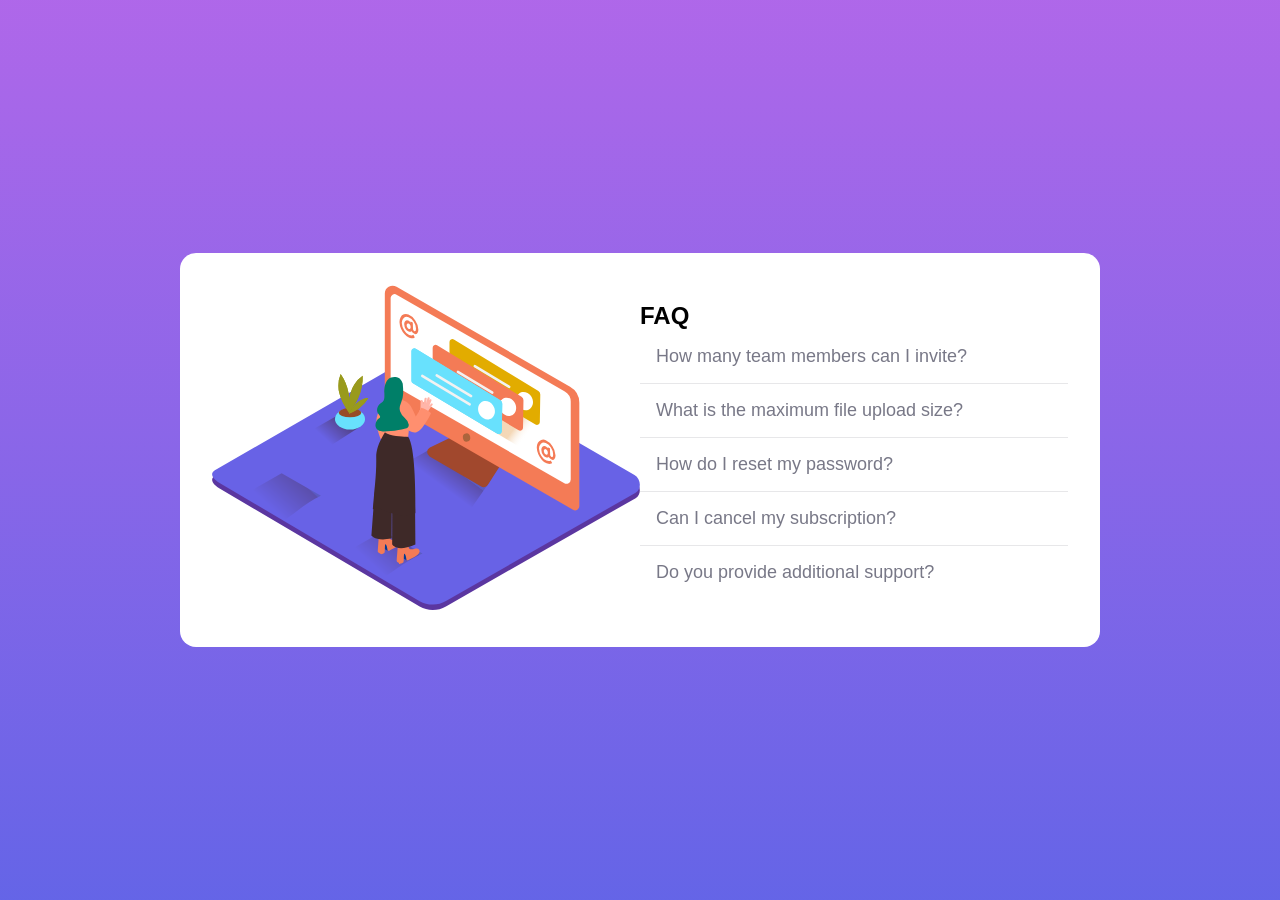
<file: faq-accordion-card-main/index.html>
<!DOCTYPE html>
<html lang="en">
  <head>
    <meta charset="UTF-8" />
    <meta name="viewport" content="width=device-width, initial-scale=1.0" />
    <!-- displays site properly based on user's device -->
    <link
      rel="icon"
      type="image/png"
      sizes="32x32"
      href="./images/favicon-32x32.png"
    />
    <title>Frontend Mentor | FAQ Accordion Card</title>
    <!-- Feel free to remove these styles or customise in your own stylesheet 👍 -->
    <link rel="stylesheet" href="./style.css" />
  </head>
  <body>
    <main>
      <article id="faq">
        <figure id="illustration">
          <img src="./images/illustration-woman-online-desktop.svg" alt="" />
        </figure>
        <section class="faq-section">
          <h2 class="faq-title">FAQ</h2>
          <dl id="accordion"></dl>
        </section>
      </article>
    </main>
    <script src="./script.js"></script>
  </body>
</html>
</file>
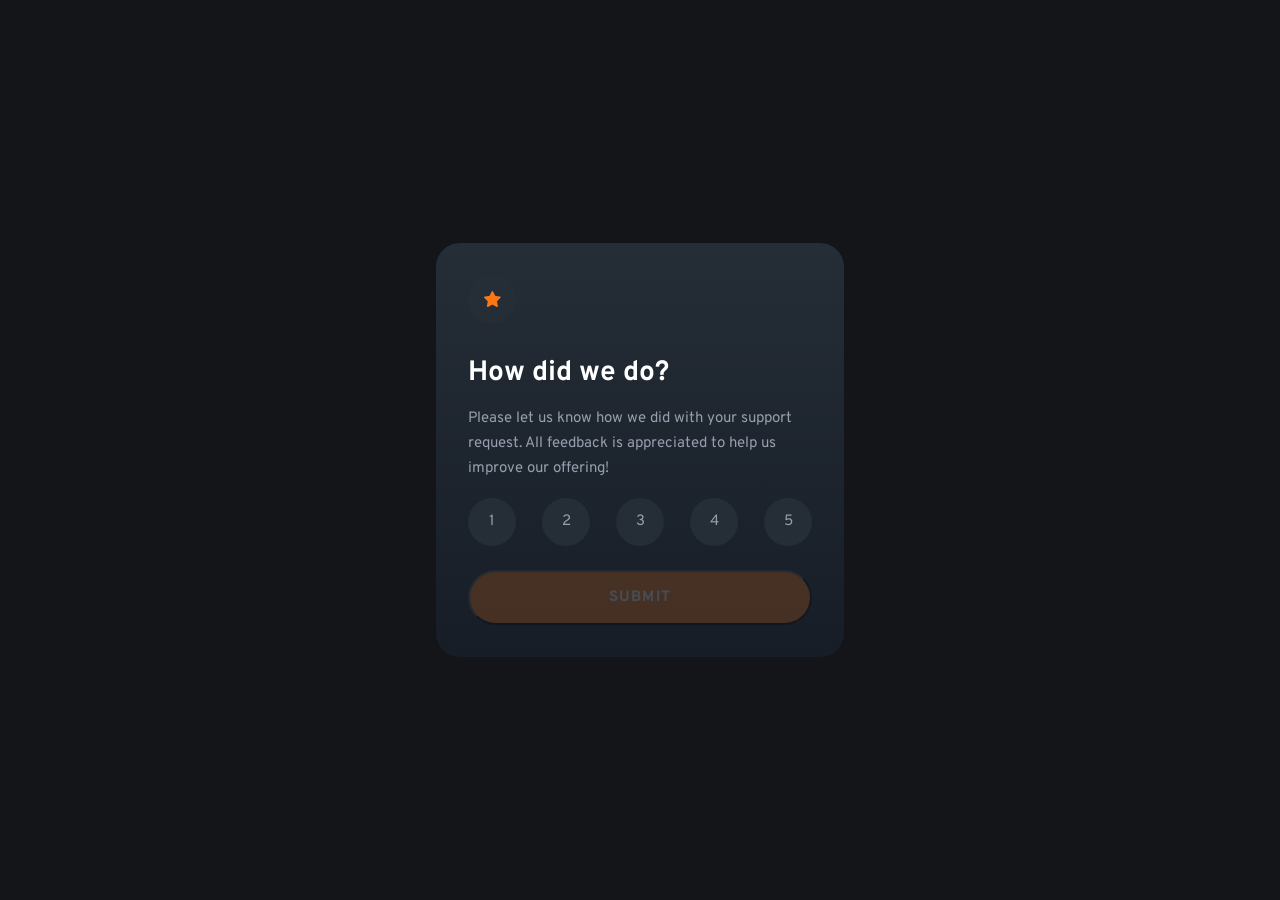
<file: interactive-rating-component-main/index.html>
<!DOCTYPE html>
<html lang="en">
  <head>
    <meta charset="UTF-8" />
    <meta name="viewport" content="width=device-width, initial-scale=1.0" />
    <!-- displays site properly based on user's device -->
    <link
      rel="icon"
      type="image/png"
      sizes="32x32"
      href="./images/favicon-32x32.png"
    />
    <link rel="stylesheet" href="./style.css" />
    <title>Frontend Mentor | Interactive rating component</title>
  </head>
  <body>
    <main>
      <!-- Rating state start -->
      <div class="card active" id="rating">
        <div class="card-body">
          <span class="icon icon-star"
            ><img src="./images/icon-star.svg" alt="별 아이콘"
          /></span>
          <h1 class="title">How did we do?</h1>
          <p>
            Please let us know how we did with your support request. All
            feedback is appreciated to help us improve our offering!
          </p>
          <div class="rating-score-btns">
            <div class="rating-score-btn">
              <input
                type="radio"
                id="rating_score_1"
                name="rating_score"
                value="1"
              />
              <label for="rating_score_1">1</label>
            </div>
            <div class="rating-score-btn">
              <input
                type="radio"
                id="rating_score_2"
                name="rating_score"
                value="2"
              />
              <label for="rating_score_2">2</label>
            </div>
            <div class="rating-score-btn">
              <input
                type="radio"
                id="rating_score_3"
                name="rating_score"
                value="3"
              />
              <label for="rating_score_3">3</label>
            </div>
            <div class="rating-score-btn">
              <input
                type="radio"
                id="rating_score_4"
                name="rating_score"
                value="4"
              />
              <label for="rating_score_4">4</label>
            </div>
            <div class="rating-score-btn">
              <input
                type="radio"
                id="rating_score_5"
                name="rating_score"
                value="5"
              />
              <label for="rating_score_5">5</label>
            </div>
          </div>
          <div class="btn-wrap">
            <button type="submit" id="rating-submit-btn" class="disabled">Submit</button>
          </div>
        </div>
      </div>
      <!-- Rating state end -->
      <!-- Thank you state start -->
      <div class="card" id="rating-result">
        <div class="card-body">
          <div class="illustration"></div>
            <img
              src="./images/illustration-thank-you.svg"
              alt="일러스트 이미지"
            />
          </div>
          <!-- Add rating here -->
          <p class="selected-score-label">
            You selected <span id="selected-score">0</span> out of 5
          </p>
          <h1 class="title">Thank you!</h1>
          <p>
            We appreciate you taking the time to give a rating. If you ever need
            more support, don’t hesitate to get in touch!
          </p>
        </div>
      </div>
      <!-- Thank you state end -->
    </main>
    <script src="./script.js"></script>
  </body>
</html>
</file>
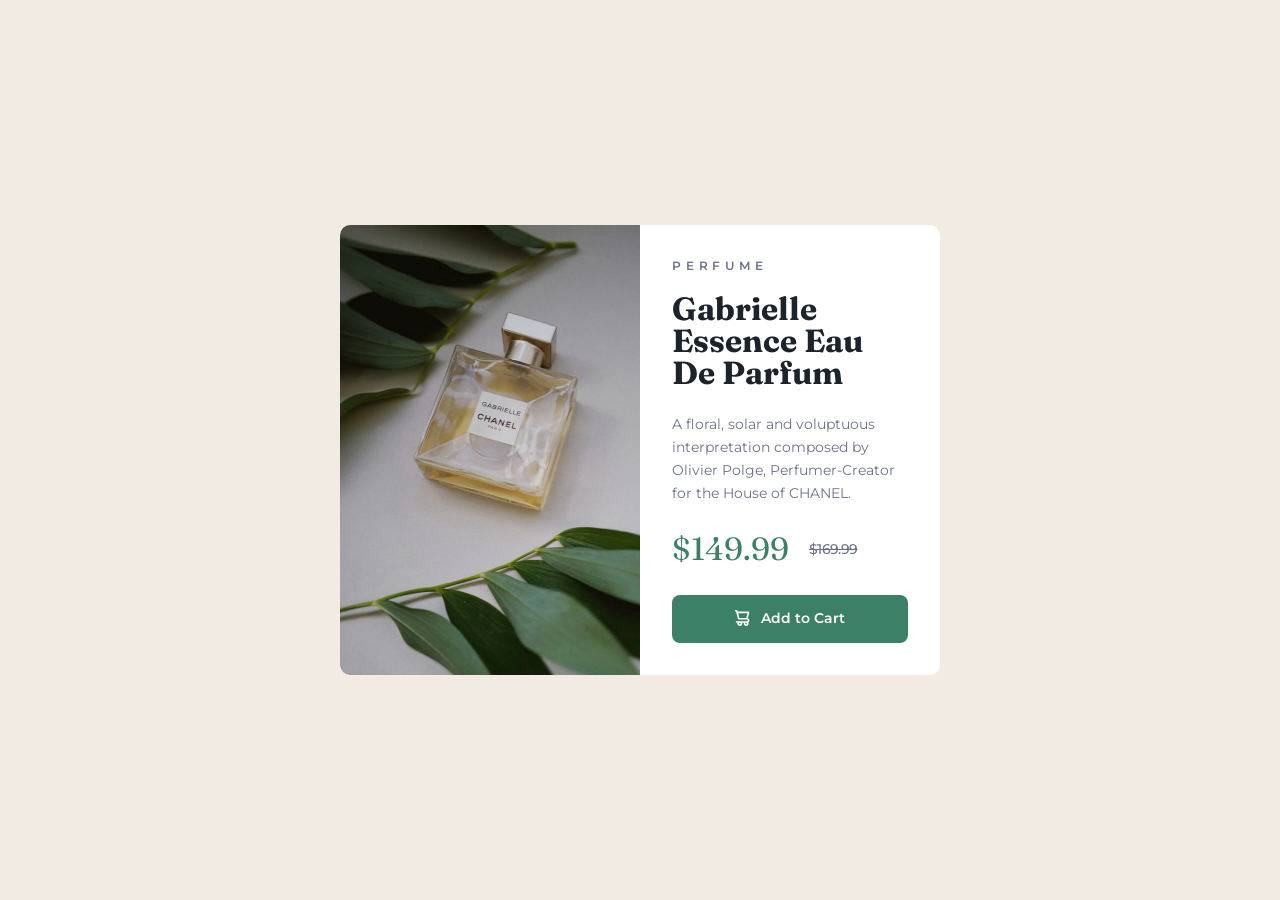
<file: product-preview-card-component-main/index.html>
<!DOCTYPE html>
<html lang="en">
  <head>
    <meta charset="UTF-8" />
    <meta name="viewport" content="width=device-width, initial-scale=1.0" />
    <!-- displays site properly based on user's device -->
    <link
      rel="icon"
      type="image/png"
      sizes="32x32"
      href="./images/favicon-32x32.png"
    />

    <title>Frontend Mentor | Product preview card component</title>
    <link rel="stylesheet" href="./style.css" />
  </head>
  <body>
    <main role="main" class="product__container">
      <div class="product__item">
        <picture class="product__img">
          <source
            media="(max-width: 767.99px)"
            srcset="./images/image-product-mobile.jpg"
          />
          <img
            src="./images/image-product-desktop.jpg"
            alt="Gabrielle Essence Eau De Parfum"
          />
        </picture>
        <div class="product__info">
          <span class="product__info__category">Perfume</span>
          <h1 class="product__info__title">Gabrielle Essence Eau De Parfum</h1>
          <p class="product__info__desc">
            A floral, solar and voluptuous interpretation composed by Olivier
            Polge, Perfumer-Creator for the House of CHANEL.
          </p>
          <div class="product__info__price">
            <span class="product__info__price__original">$169.99</span>
            <span class="product__info__price__discount">$149.99</span>
          </div>
          <div class="product__info__btns">
            <button class="btn__primary btn__cart">
              <span>Add to Cart</span>
            </button>
          </div>
        </div>
      </div>
      <!-- <div class="attribution">
        Challenge by
        <a href="https://www.frontendmentor.io?ref=challenge" target="_blank"
          >Frontend Mentor</a
        >. Coded by <a href="#">Your Name Here</a>.
      </div> -->
    </main>
  </body>
</html>
</file>
<file: faq-accordion-card-main/style.css>
@import url("https://fonts.googleapis.com/css2?family=Kumbh+Sans:wght@400;700&display=swap");
/* minireset */
blockquote,
body,
dd,
dl,
dt,
fieldset,
figure,
h1,
h2,
h3,
h4,
h5,
h6,
hr,
html,
iframe,
legend,
li,
ol,
p,
pre,
textarea,
ul {
  margin: 0;
  padding: 0;
}

h1,
h2,
h3,
h4,
h5,
h6 {
  font-size: 100%;
  font-weight: 400;
}

ul {
  list-style: none;
}

button,
input,
select {
  margin: 0;
}

html {
  box-sizing: border-box;
}

img,
video {
  height: auto;
  max-width: 100%;
}

iframe {
  border: 0;
}

table {
  border-collapse: collapse;
  border-spacing: 0;
}

td,
th {
  padding: 0;
}

*,
::before,
::after {
  box-sizing: border-box;
  margin: 0;
  padding: 0;
  font-family: inherit;
  border: 0;
}

:root {
  --font-size-lg: 24px;
  --font-size-md: 18px;
  --font-size-sm: 14px;
  --font-size-xs: 12px;
  --font-weight-normal: 400;
  --font-weight-bold: 700;
  --color-soft-red: hsl(14, 88%, 65%);
  --color-light-grayish-blue: hsl(240, 5%, 91%);
  --color-grayish-blue: hsl(240, 6%, 50%);
  --color-dark-grayish-blue: hsl(237, 12%, 33%);
  --color-border: hsl(240, 5%, 91%);
}

body {
  background-color: hsl(273deg, 75%, 66%);
  background: linear-gradient(180deg, hsl(273deg, 75%, 66%) 0%, hsl(240deg, 73%, 65%) 100%);
  font-family: "Kumbh+Sans", sans-serif;
  font-size: var(--font-size-md);
}

main {
  display: flex;
  align-items: center;
  justify-content: center;
  min-height: 100vh;
  padding: 1rem;
}

#faq {
  background: white;
  border-radius: 1rem;
  padding: 2rem;
  display: flex;
  align-items: center;
  justify-content: center;
  width: 100%;
  max-width: 920px;
  flex-wrap: wrap;
}
#faq > * {
  flex: 1 0 auto;
  width: 50%;
}
#faq .faq-section .faq-title {
  font-size: var(--font-size-lg);
  font-weight: var(--font-weight-bold);
}

#illustration img {
  max-width: 100%;
}

#accordion > * + * {
  border-top: 1px solid var(--color-border);
}
#accordion dt button {
  background: transparent;
  font-size: var(--font-size-md);
  color: var(--color-grayish-blue);
  padding: 1rem;
  cursor: pointer;
  text-align: left;
}
#accordion dt:hover button {
  color: var(--color-soft-red);
}
#accordion dt.active button {
  color: var(--color-dark-grayish-blue);
  font-weight: var(--font-weight-bold);
}
#accordion dt.active + dd {
  display: block;
}
#accordion dd {
  font-size: var(--font-size-md);
  color: var(--color-grayish-blue);
  padding: 1rem;
  display: none;
}

/*# sourceMappingURL=style.css.map */
</file>
<file: interactive-rating-component-main/style.css>
@import url("https://fonts.googleapis.com/css2?family=Overpass:wght@400;700&display=swap");
/* minireset */
blockquote,
body,
dd,
dl,
dt,
fieldset,
figure,
h1,
h2,
h3,
h4,
h5,
h6,
hr,
html,
iframe,
legend,
li,
ol,
p,
pre,
textarea,
ul {
  margin: 0;
  padding: 0;
}

h1,
h2,
h3,
h4,
h5,
h6 {
  font-size: 100%;
  font-weight: 400;
}

ul {
  list-style: none;
}

button,
input,
select {
  margin: 0;
}

html {
  box-sizing: border-box;
}

img,
video {
  height: auto;
  max-width: 100%;
}

iframe {
  border: 0;
}

table {
  border-collapse: collapse;
  border-spacing: 0;
}

td,
th {
  padding: 0;
}

*,
::before,
::after {
  box-sizing: border-box;
  margin: 0;
  padding: 0;
  font-family: inherit;
}

:root {
  --font-size-lg: 28px;
  --font-size-md: 15px;
  --font-size-sm: 14px;
  --font-size-xs: 12px;
  --font-weight-normal: 400;
  --font-weight-bold: 700;
  --color-primary: hsl(25, 97%, 53%);
  --color-white: hsl(0, 0%, 100%);
  --color-light-gray: hsl(217, 12%, 63%);
  --color-medium-gray: hsl(216, 12%, 54%);
  --color-dark-blue: hsl(213, 19%, 18%);
  --color-deep-dark-blue: hsl(215, 27%, 12%);
}

body {
  background-color: #141519;
  font-family: "Overpass", sans-serif;
  font-size: var(--font-size-md);
}

main {
  display: flex;
  align-items: center;
  justify-content: center;
  min-height: 100vh;
  padding: 1rem;
}

.card {
  display: none;
  width: 408px;
  max-width: 100%;
  min-height: 412px;
  border-radius: 1.5rem;
  padding: 2rem;
  background: rgb(35, 42, 50);
  background: linear-gradient(180deg, var(--color-dark-blue) 0%, var(--color-deep-dark-blue) 100%);
  color: var(--color-light-gray);
}
.card.active {
  display: block;
}
.card .icon-star {
  display: flex;
  align-items: center;
  justify-content: center;
  width: 3rem;
  height: 3rem;
  border-radius: 50%;
  background-color: var(--color-dark-blue);
}
.card .icon-star image {
  width: 1rem;
  height: 1rem;
}
.card h1.title {
  font-size: var(--font-size-lg);
  font-weight: var(--font-weight-bold);
  color: var(--color-white);
  margin: 2rem 0 1rem;
}
.card p {
  margin: 1rem 0;
  line-height: 1.65;
}
.card .btn-wrap {
  margin: 1.5rem 0 0;
}
.card .btn-wrap #rating-submit-btn {
  display: block;
  width: 100%;
  background-color: var(--color-primary);
  color: var(--color-white);
  padding: 1rem 0.5rem;
  border-radius: 2.5rem;
  text-transform: uppercase;
  font-size: var(--font-size-md);
  font-weight: var(--font-weight-bold);
  letter-spacing: 0.08rem;
  cursor: pointer;
}
.card .btn-wrap #rating-submit-btn:hover:not(.disabled) {
  background-color: var(--color-white);
  color: var(--color-primary);
}
.card .btn-wrap #rating-submit-btn.disabled {
  opacity: 0.2;
  cursor: default;
}

.rating-score-btns {
  display: flex;
  align-items: center;
  justify-content: space-between;
  margin: 1rem 0;
}
.rating-score-btns .rating-score-btn {
  display: inline-flex;
}
.rating-score-btns .rating-score-btn input[type=radio] {
  width: 0;
  height: 0;
  overflow: hidden;
  visibility: hidden;
}
.rating-score-btns .rating-score-btn input[type=radio] + label {
  display: inline-flex;
  align-items: center;
  justify-content: center;
  width: 3rem;
  height: 3rem;
  border-radius: 50%;
  background-color: var(--color-dark-blue);
  color: var(--color-light-gray);
  cursor: pointer;
}
.rating-score-btns .rating-score-btn.active input[type=radio] + label {
  background-color: var(--color-medium-gray);
  color: var(--color-deep-dark-blue);
}
.rating-score-btns .rating-score-btn:hover:not(.active) input[type=radio] + label {
  background-color: var(--color-primary);
  color: var(--color-white);
}

.card#rating-result {
  text-align: center;
}
.card#rating-result .illustration {
  display: block;
  margin: 0.5rem 0;
}
.card#rating-result .illustration img {
  width: 170px;
}
.card#rating-result .selected-score-label {
  display: inline-block;
  padding: 0.5rem 1rem;
  margin: 1.5rem 0 1rem;
  background-color: var(--color-dark-blue);
  border-radius: 2.5rem;
  line-height: 1;
}
.card#rating-result h1 {
  margin: 1rem 0;
}

/*# sourceMappingURL=style.css.map */
</file>
<file: product-preview-card-component-main/style.css>
/* font */
@import url("https://fonts.googleapis.com/css2?family=Fraunces:opsz,wght@9..144,700&family=Montserrat:wght@500;600;700&display=swap");
/* minireset */
blockquote,
body,
dd,
dl,
dt,
fieldset,
figure,
h1,
h2,
h3,
h4,
h5,
h6,
hr,
html,
iframe,
legend,
li,
ol,
p,
pre,
textarea,
ul {
  margin: 0;
  padding: 0;
}

h1,
h2,
h3,
h4,
h5,
h6 {
  font-size: 100%;
  font-weight: 400;
}

ul {
  list-style: none;
}

button,
input,
select {
  margin: 0;
}

html {
  box-sizing: border-box;
}

img,
video {
  height: auto;
  max-width: 100%;
}

iframe {
  border: 0;
}

table {
  border-collapse: collapse;
  border-spacing: 0;
}

td,
th {
  padding: 0;
}

*,
::before,
::after {
  box-sizing: border-box;
  margin: 0;
  padding: 0;
  font-family: inherit;
}

:root {
  --font-family-point: "Fraunces", sans-serif;
  --font-default-color: hsl(228, 12%, 48%);
  --font-size-lg: 32px;
  --font-size-md: 16px;
  --font-size-sm: 14px;
  --font-size-xs: 12px;
  --font-weight-medium: 500;
  --font-weight-semi: 600;
  --font-weight-bold: 700;
  --btn-primary: hsl(158, 36%, 37%);
  --btn-primary-hover: #1a4031;
}

body {
  background-color: hsl(30deg, 38%, 92%);
  font-family: "Montserrat", sans-serif;
}

/* custom css */
.product__container {
  display: flex;
  justify-content: center;
  align-items: center;
  height: 100vh;
  padding: 1rem;
}
.product__container .product__item {
  width: 100%;
  max-width: 600px;
  border-radius: 0.65rem;
  overflow: hidden;
}
.product__container .product__item .product__img {
  display: block;
  position: relative;
  overflow: hidden;
  cursor: pointer;
}
.product__container .product__item .product__img:after {
  display: block;
  content: "";
  position: absolute;
  left: 0;
  top: 0;
  width: 100%;
  height: 100%;
  background: rgb(0, 0, 0);
  background: linear-gradient(155deg, rgba(0, 0, 0, 0.25) 0%, rgba(0, 0, 0, 0) 100%);
}
.product__container .product__item .product__img img {
  display: block;
  width: 100%;
  max-width: 100%;
  transform: scale(1);
  transition: transform 0.4s ease;
}
.product__container .product__item .product__img:hover img {
  transform: scale(1.1);
}
.product__container .product__item .product__info {
  background-color: hsl(0deg, 0%, 100%);
  padding: 2rem;
  line-height: 1;
}
.product__container .product__item .product__info .product__info__category {
  text-transform: uppercase;
  letter-spacing: 0.3rem;
  color: var(--font-default-color);
  font-size: var(--font-size-xs);
  font-weight: var(--font-weight-semi);
  line-height: 1;
}
.product__container .product__item .product__info .product__info__title {
  font-family: var(--font-family-point);
  font-size: var(--font-size-lg);
  line-height: 1;
  font-weight: var(--font-weight-bold);
  margin: 1.25rem 0 1.5rem;
  color: hsl(212deg, 21%, 14%);
}
.product__container .product__item .product__info .product__info__desc {
  color: var(--font-default-color);
  line-height: 1.65;
  font-size: var(--font-size-sm);
}
.product__container .product__item .product__info .product__info__price {
  display: flex;
  align-items: center;
  justify-content: flex-end;
  flex-direction: row-reverse;
  flex-wrap: wrap;
  margin: 1.75rem 0 1.875rem;
}
.product__container .product__item .product__info .product__info__price .product__info__price__discount {
  font-size: var(--font-size-lg);
  font-family: var(--font-family-point);
  color: var(--btn-primary);
}
.product__container .product__item .product__info .product__info__price .product__info__price__original {
  text-decoration: line-through;
  color: var(--font-default-color);
  margin-left: 1.25rem;
  font-size: var(--font-size-sm);
  letter-spacing: -0.04rem;
  font-weight: var(--font-weight-medium);
}
.product__container .product__item .product__info .product__info__btns .btn__cart {
  position: relative;
  width: 100%;
  padding: 0.95rem 0.95rem;
  height: 3rem;
  text-align: center;
  background-color: var(--btn-primary);
  color: #fff;
  border: 0;
  border-radius: 0.5rem;
  font-size: var(--font-size-sm);
  font-weight: var(--font-weight-semi);
  line-height: 1;
  overflow: hidden;
  cursor: pointer;
}
.product__container .product__item .product__info .product__info__btns .btn__cart:before {
  display: block;
  content: "";
  position: absolute;
  left: 0;
  top: 0;
  width: 100%;
  height: 100%;
  background-color: var(--btn-primary-hover);
  transform: scaleX(0);
  transform-origin: left center;
  transition: transform 0.4s cubic-bezier(0.075, 0.82, 0.165, 1);
}
.product__container .product__item .product__info .product__info__btns .btn__cart:hover:before {
  transform: scaleX(1);
}
.product__container .product__item .product__info .product__info__btns .btn__cart span {
  position: relative;
  display: inline-flex;
  align-items: center;
  justify-content: center;
}
.product__container .product__item .product__info .product__info__btns .btn__cart span::before {
  display: block;
  content: "";
  width: 1rem;
  height: 1rem;
  background-image: url("./images/icon-cart.svg");
  background-position: center;
  background-repeat: no-repeat;
  background-size: contain;
  margin-right: 0.65rem;
}

@media screen and (min-width: 768px) {
  .product__container .product__item {
    display: flex;
    flex-wrap: wrap;
  }
  .product__container .product__item .product__img,
  .product__container .product__item .product__info {
    width: 50%;
  }
}

/*# sourceMappingURL=style.css.map */
</file>
